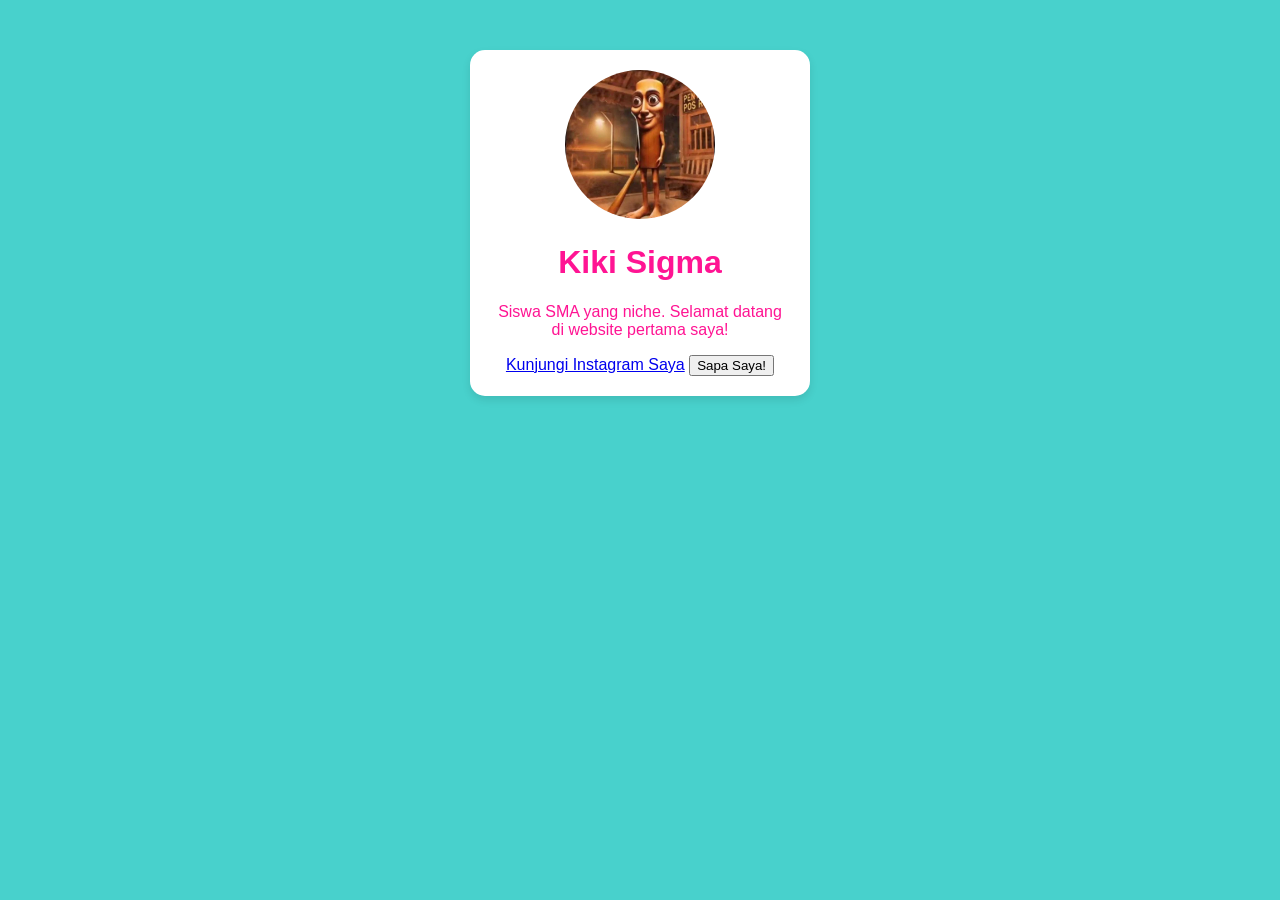
<file: index.html>
<!DOCTYPE html>
<html>
<head>
  <title>Profil Saya - Desyani</title>
  <link rel="stylesheet" href="style.css">
</head>
<body>
  <div class="kartu-profil">
  <img src="tungtungsahur.jpeg" alt="Foto profil saya."> 
  <h1>Kiki Sigma</h1>
  <p>Siswa SMA yang niche. Selamat datang di website pertama saya!</p>
  <a href="https://www.instagram.com/panchiko_deathmetal">Kunjungi Instagram Saya</a>
  <button id="SapaButton">Sapa Saya!</button>
  </div>
<script src="script.js"></script>
</body>
</html>
</file>
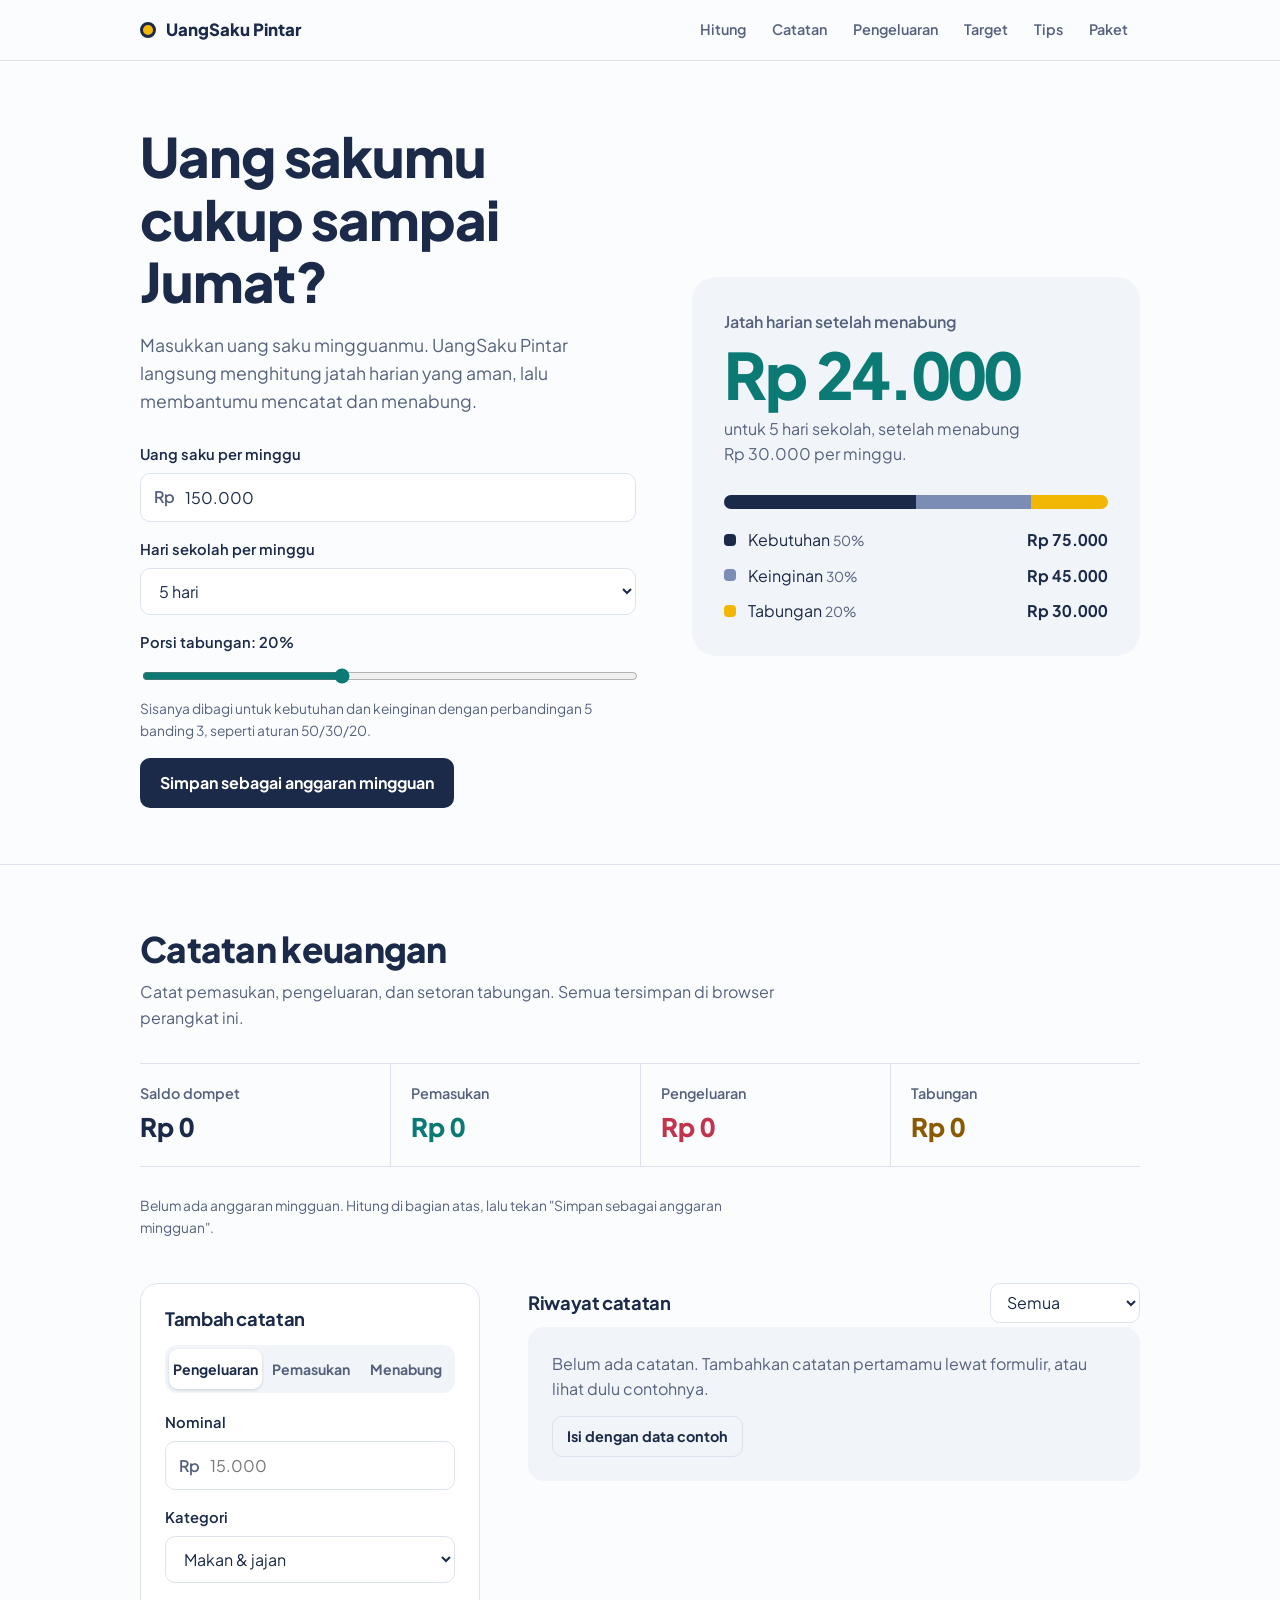
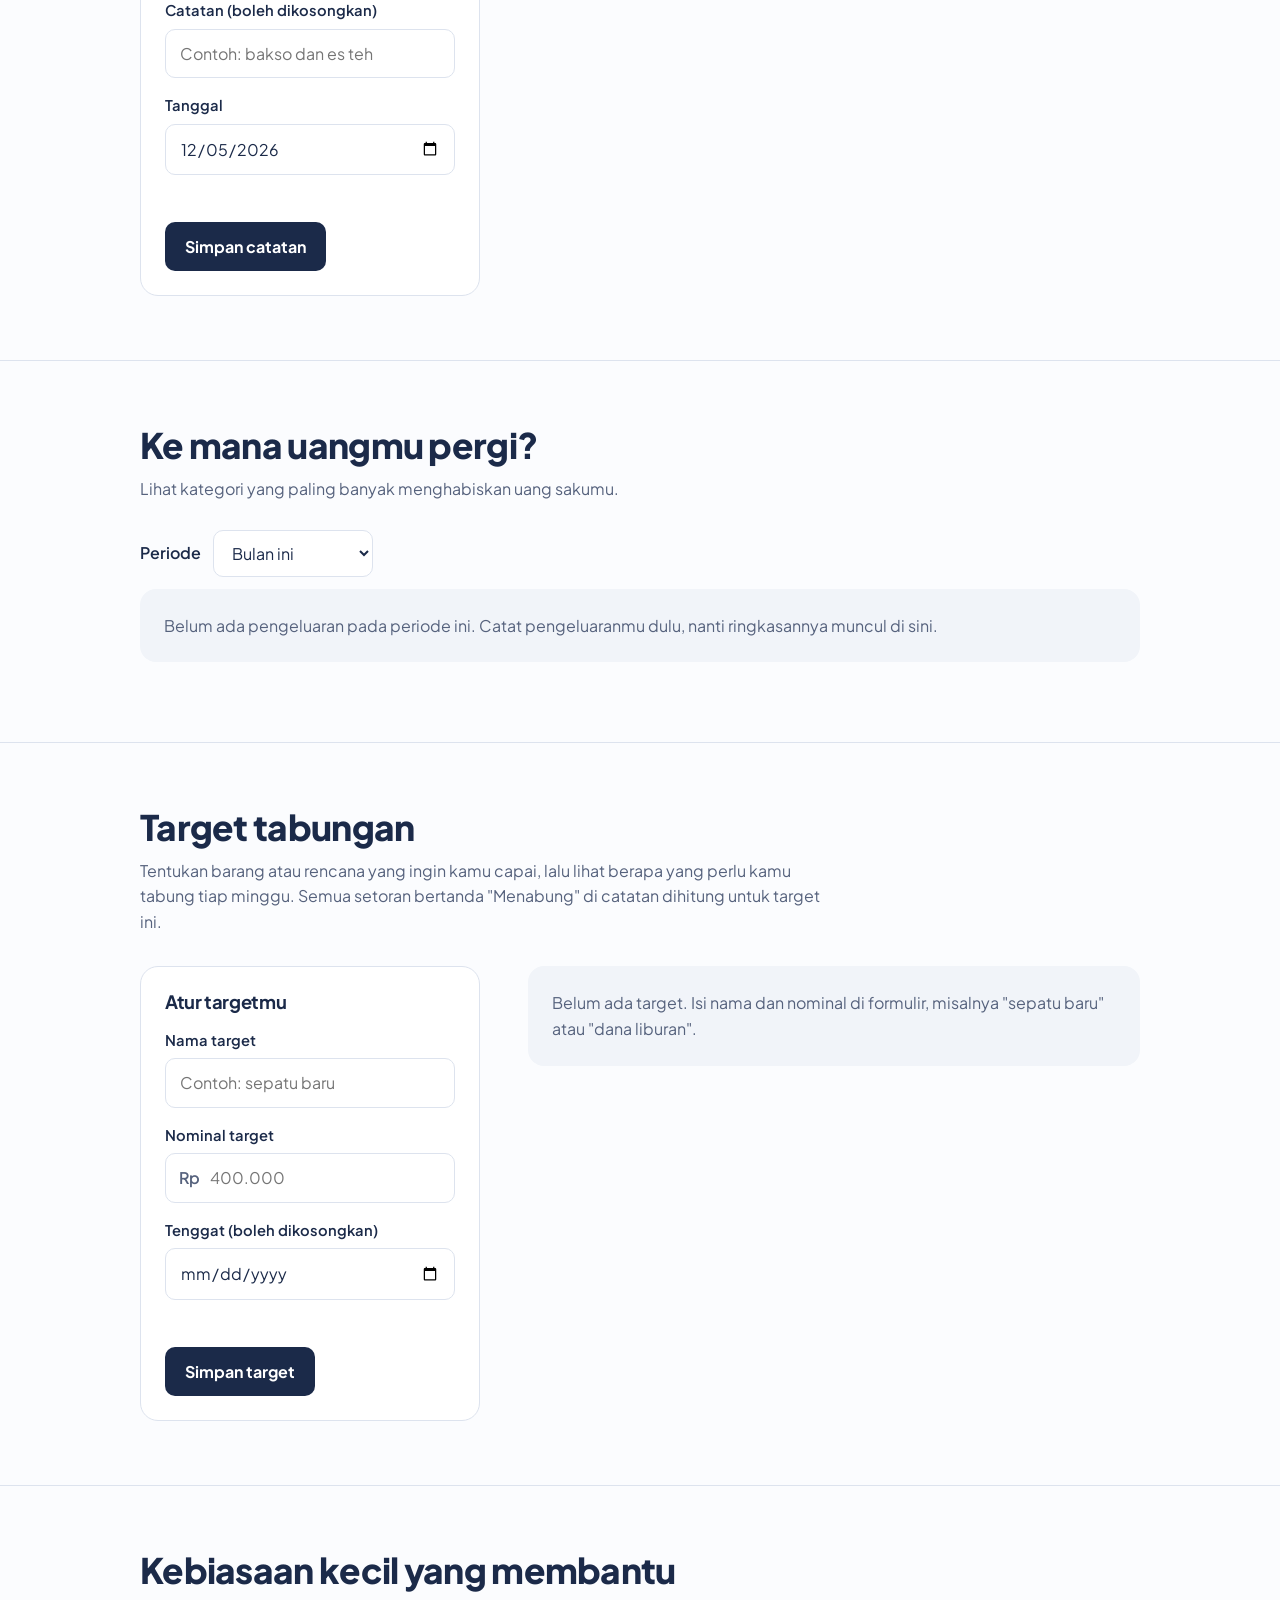
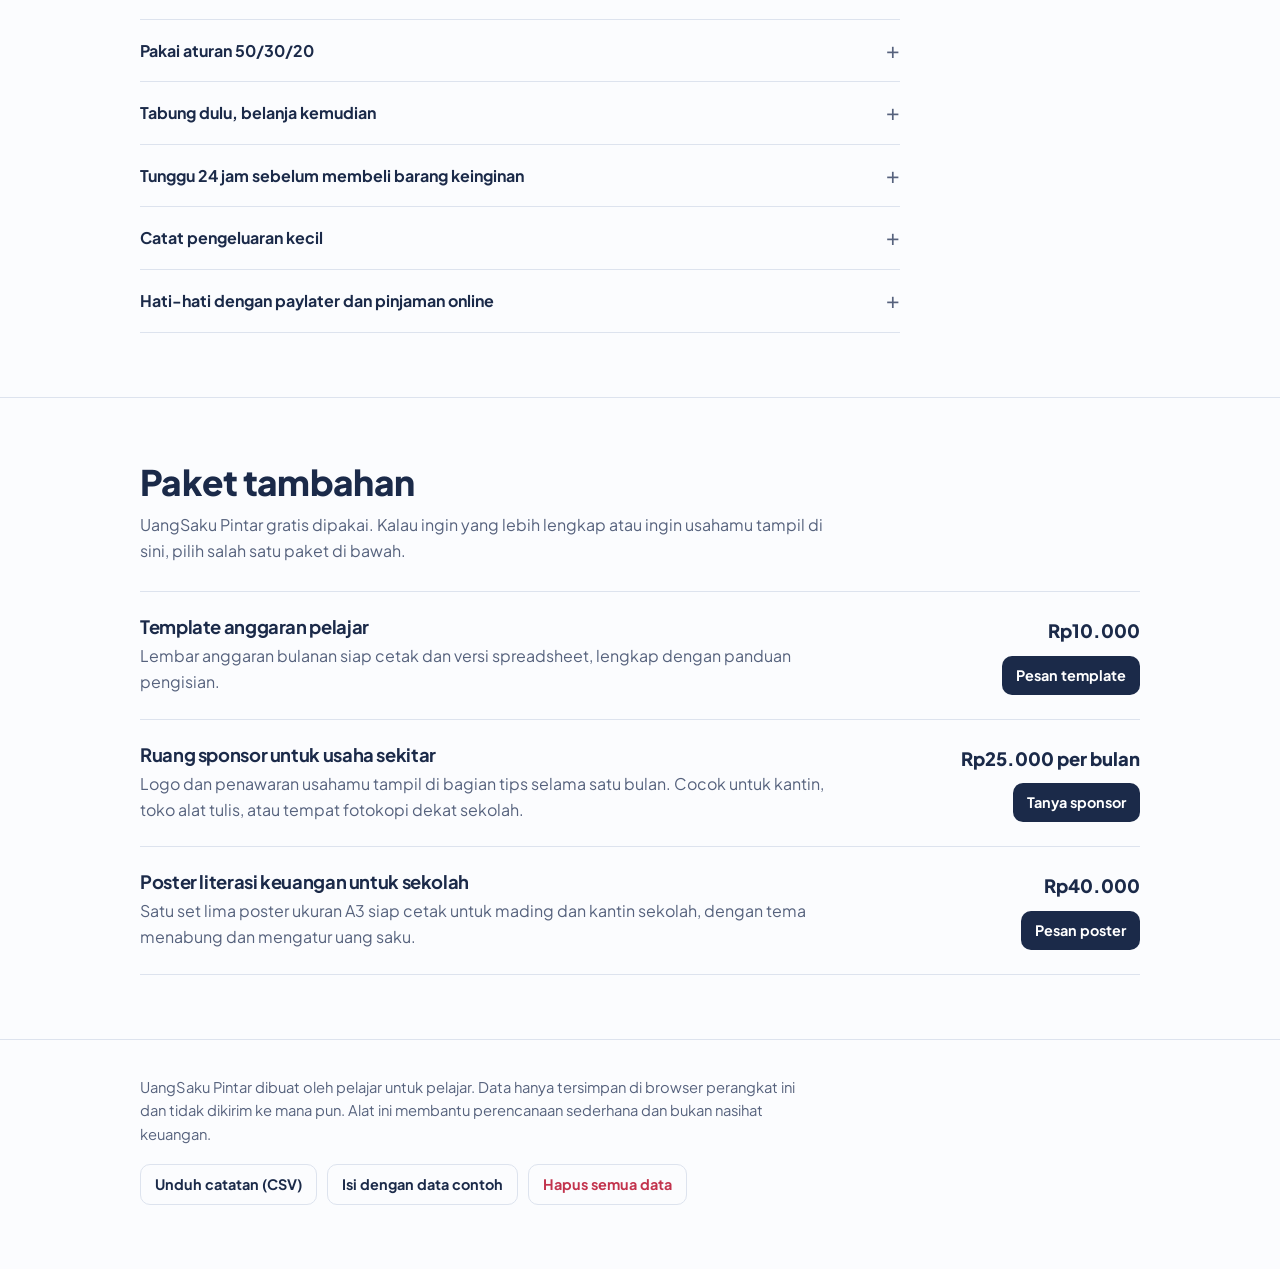
<file: uangsaku-pintar.html>
<!DOCTYPE html>
<html lang="id">
<head>
<meta charset="utf-8">
<meta name="viewport" content="width=device-width, initial-scale=1">
<meta name="theme-color" content="#1B2A49">
<title>UangSaku Pintar</title>
<meta name="description" content="Hitung jatah harian dari uang saku, catat pengeluaran, dan capai target tabunganmu.">
<link rel="preconnect" href="https://fonts.googleapis.com">
<link rel="preconnect" href="https://fonts.gstatic.com" crossorigin>
<link href="https://fonts.googleapis.com/css2?family=Plus+Jakarta+Sans:wght@400;500;600;700;800&display=swap" rel="stylesheet">

<!--
  ============================================================
  CARA MENGUBAH WEBSITE INI (untuk pemula)
  ============================================================
  1. Nomor WhatsApp pemesanan  -> cari "KONFIGURASI" di bagian <script>, isi whatsapp: '62812xxxxxxx'
  2. Nama, harga, dan deskripsi paket -> ubah daftar "offers" di bagian yang sama
  3. Warna                      -> ubah nilai di :root (bagian paling atas <style>)
  4. Teks judul dan tips        -> cari teksnya di bagian <body>, lalu ganti langsung
  Font Plus Jakarta Sans dimuat dari Google Fonts. Kalau offline, font bawaan perangkat dipakai.
  ============================================================
-->

<style>
  :root {
    --ink: #1B2A49;
    --muted: #56627D;
    --line: #DDE3EE;
    --mist: #F1F4F9;
    --page: #FBFCFE;
    --paper: #FFFFFF;
    --teal: #0B7A75;
    --gold: #F2B705;
    --gold-text: #8A5A00;
    --crimson: #C2334D;
    --crimson-soft: #FBE4E8;
    --slate: #7C8DB5;
    --font: "Plus Jakarta Sans", system-ui, -apple-system, "Segoe UI", Roboto, sans-serif;
  }

  *, *::before, *::after { box-sizing: border-box; }
  [hidden] { display: none !important; }

  html { scroll-behavior: smooth; scroll-padding-top: 76px; }
  body {
    margin: 0;
    background: var(--page);
    color: var(--ink);
    font-family: var(--font);
    font-size: 16px;
    line-height: 1.6;
    -webkit-font-smoothing: antialiased;
  }
  h1, h2, h3 { margin: 0; line-height: 1.15; letter-spacing: -0.02em; }
  p { margin: 0; }
  :focus-visible { outline: 3px solid var(--teal); outline-offset: 2px; border-radius: 6px; }

  .wrap { max-width: 1040px; margin: 0 auto; padding: 0 20px; }
  .sr-only {
    position: absolute; width: 1px; height: 1px; overflow: hidden;
    clip: rect(0 0 0 0); white-space: nowrap;
  }

  /* ---------- Bilah atas ---------- */
  .topbar {
    position: sticky; top: 0; z-index: 20;
    background: rgba(251, 252, 254, 0.94);
    backdrop-filter: blur(8px);
    border-bottom: 1px solid var(--line);
  }
  .topbar .wrap { display: flex; align-items: center; justify-content: space-between; gap: 16px; min-height: 60px; }
  .brand { display: flex; align-items: center; gap: 10px; font-weight: 800; font-size: 1.05rem; text-decoration: none; color: var(--ink); }
  .brand i { width: 16px; height: 16px; border-radius: 50%; background: var(--gold); border: 3px solid var(--ink); }
  .topbar nav { display: flex; gap: 2px; overflow-x: auto; }
  .topbar nav a {
    padding: 8px 12px; border-radius: 999px; text-decoration: none; white-space: nowrap;
    color: var(--muted); font-weight: 600; font-size: 0.9rem;
  }
  .topbar nav a:hover { background: var(--mist); color: var(--ink); }

  /* ---------- Komponen bersama ---------- */
  .field { display: flex; flex-direction: column; gap: 6px; margin-bottom: 16px; }
  .field > label, .field > .label { font-weight: 600; font-size: 0.92rem; }
  .hint { font-size: 0.86rem; color: var(--muted); }
  .input {
    font: inherit; color: inherit; background: var(--paper);
    border: 1.5px solid var(--line); border-radius: 10px;
    padding: 11px 14px; min-height: 46px; width: 100%;
  }
  .input:focus { border-color: var(--teal); }
  .money { position: relative; }
  .money > span {
    position: absolute; left: 14px; top: 50%; transform: translateY(-50%);
    color: var(--muted); font-weight: 600; pointer-events: none;
  }
  .input.pad-prefix { padding-left: 44px; }
  input[type="range"] { width: 100%; accent-color: var(--teal); min-height: 28px; }

  .btn {
    font: inherit; font-weight: 700; border: 0; border-radius: 10px;
    padding: 12px 20px; min-height: 46px; cursor: pointer;
    background: var(--ink); color: #fff;
  }
  .btn:hover { background: #26406F; }
  .btn.ghost { background: transparent; color: var(--ink); border: 1.5px solid var(--line); }
  .btn.ghost:hover { background: var(--mist); }
  .btn.danger { color: var(--crimson); }
  .btn.small { padding: 8px 14px; min-height: 38px; font-size: 0.9rem; }

  .num { font-variant-numeric: tabular-nums; }

  .bar { height: 12px; background: var(--mist); border-radius: 999px; overflow: hidden; margin: 10px 0 8px; }
  .bar > span { display: block; height: 100%; width: 0; background: var(--ink); border-radius: 999px; transition: width 0.4s; }
  .bar.warn > span { background: var(--gold); }
  .bar.over > span { background: var(--crimson); }
  .bar.gold > span { background: var(--gold); }

  .panel { background: var(--paper); border: 1.5px solid var(--line); border-radius: 18px; padding: 24px; }
  .panel h3 { font-size: 1.15rem; margin-bottom: 16px; }
  .empty { background: var(--mist); border-radius: 16px; padding: 24px; color: var(--muted); list-style: none; }
  .empty .btn { margin-top: 14px; }
  .form-msg { color: var(--crimson); font-weight: 600; font-size: 0.92rem; min-height: 1.4em; margin: 0 0 10px; }

  /* ---------- Hero ---------- */
  .hero { display: grid; grid-template-columns: 1.05fr 0.95fr; gap: 56px; align-items: center; padding-top: 64px; padding-bottom: 56px; }
  .hero h1 { font-size: clamp(2.1rem, 5.2vw, 3.4rem); font-weight: 800; }
  .hero .lead { color: var(--muted); font-size: 1.1rem; max-width: 44ch; margin: 18px 0 28px; }

  .result { background: var(--mist); border-radius: 24px; padding: 32px; }
  .result .kicker { color: var(--muted); font-weight: 600; }
  .big {
    font-size: clamp(2.6rem, 7vw, 4rem); font-weight: 800; color: var(--teal);
    letter-spacing: -0.03em; line-height: 1.05; margin: 6px 0 8px;
    font-variant-numeric: tabular-nums;
  }
  .result .note { color: var(--muted); }
  .stack { display: flex; height: 14px; border-radius: 999px; overflow: hidden; background: #DFE5F0; margin: 28px 0 18px; }
  .stack span { display: block; height: 100%; width: 0; transition: width 0.5s; }
  .c-need { background: var(--ink); }
  .c-want { background: var(--slate); }
  .c-save { background: var(--gold); }
  .legend { list-style: none; margin: 0; padding: 0; display: grid; gap: 10px; }
  .legend li { display: grid; grid-template-columns: 14px 1fr auto; gap: 10px; align-items: center; }
  .legend i { width: 12px; height: 12px; border-radius: 4px; display: block; }
  .legend small { color: var(--muted); font-size: 0.86rem; }
  .legend b { font-variant-numeric: tabular-nums; }

  /* ---------- Bagian ---------- */
  .section { padding: 64px 0; border-top: 1px solid var(--line); }
  .section h2 { font-size: clamp(1.6rem, 3.5vw, 2.2rem); font-weight: 800; }
  .section .lead { color: var(--muted); max-width: 58ch; margin-top: 10px; }

  .figures {
    display: grid; grid-template-columns: repeat(4, 1fr);
    margin: 32px 0 28px; border-top: 1px solid var(--line); border-bottom: 1px solid var(--line);
  }
  .figures > div { padding: 18px 20px; border-left: 1px solid var(--line); }
  .figures > div:first-child { border-left: 0; padding-left: 0; }
  .figures dt { color: var(--muted); font-size: 0.9rem; font-weight: 600; }
  .figures dd { margin: 2px 0 0; font-size: clamp(1.1rem, 2.4vw, 1.6rem); font-weight: 800; font-variant-numeric: tabular-nums; }
  .figures dd.neg { color: var(--crimson); }
  .figures dd.in { color: var(--teal); }
  .figures dd.out { color: var(--crimson); }
  .figures dd.save { color: var(--gold-text); }
  .balance-hint { margin: -12px 0 24px; }

  .budget { margin-bottom: 44px; max-width: 640px; }
  .budget-top { display: flex; justify-content: space-between; gap: 12px; flex-wrap: wrap; font-weight: 600; }
  .budget-top .num { color: var(--muted); font-weight: 500; }

  .split { display: grid; grid-template-columns: 340px 1fr; gap: 48px; align-items: start; }
  .seg { position: relative; display: grid; grid-template-columns: repeat(3, 1fr); gap: 4px; background: var(--mist); border-radius: 12px; padding: 4px; margin-bottom: 18px; }
  .seg input { position: absolute; opacity: 0; pointer-events: none; }
  .seg label { display: block; text-align: center; padding: 9px 4px; border-radius: 9px; font-weight: 700; font-size: 0.88rem; cursor: pointer; color: var(--muted); }
  .seg input:checked + label { background: var(--paper); color: var(--ink); box-shadow: 0 1px 3px rgba(27, 42, 73, 0.18); }
  .seg input:focus-visible + label { outline: 3px solid var(--teal); outline-offset: 2px; }

  .list-head { display: flex; justify-content: space-between; align-items: center; gap: 12px; margin-bottom: 4px; }
  .list-head h3 { font-size: 1.15rem; }
  .list-head .input { width: auto; min-width: 150px; min-height: 40px; padding: 7px 12px; }
  .tx-list { list-style: none; margin: 0; padding: 0; }
  .tx { display: grid; grid-template-columns: 1fr auto auto; gap: 12px; align-items: center; padding: 14px 0; border-bottom: 1px solid var(--line); }
  .tx-title { font-weight: 600; overflow-wrap: anywhere; }
  .tx-meta { color: var(--muted); font-size: 0.86rem; }
  .amt { font-weight: 800; white-space: nowrap; font-variant-numeric: tabular-nums; }
  .amt.masuk { color: var(--teal); }
  .amt.keluar { color: var(--crimson); }
  .amt.tabung { color: var(--gold-text); }
  .icon-btn { width: 36px; height: 36px; border: 0; border-radius: 50%; background: transparent; color: var(--muted); cursor: pointer; font-size: 1.3rem; line-height: 1; }
  .icon-btn:hover { background: var(--crimson-soft); color: var(--crimson); }
  #moreWrap { margin-top: 16px; }

  .period-row { display: flex; align-items: center; gap: 12px; margin: 28px 0 12px; flex-wrap: wrap; }
  .period-row label { font-weight: 600; }
  .period-row .input { width: auto; min-width: 160px; }
  .cat-row { display: grid; grid-template-columns: 160px 1fr 190px; gap: 14px; align-items: center; padding: 8px 0; max-width: 820px; }
  .cat-row .bar { margin: 0; }
  .cat-row .amt { text-align: right; font-weight: 700; }
  .cat-name { font-weight: 600; }
  .insight { margin-top: 16px; color: var(--muted); }

  .goal-name { font-size: 1.6rem; font-weight: 800; }
  .goal-saved { font-size: 2.1rem; font-weight: 800; color: var(--gold-text); font-variant-numeric: tabular-nums; margin-top: 12px; }
  .goal-saved small { font-size: 1rem; font-weight: 600; color: var(--muted); }
  .stats { display: grid; grid-template-columns: repeat(auto-fit, minmax(190px, 1fr)); gap: 20px; margin: 24px 0 0; padding: 0; }
  .stats dt { color: var(--muted); font-size: 0.9rem; font-weight: 600; }
  .stats dd { margin: 2px 0 0; font-weight: 700; }
  .goal-actions { display: flex; gap: 10px; flex-wrap: wrap; margin-top: 4px; }

  .tips { max-width: 760px; margin-top: 28px; border-top: 1px solid var(--line); }
  details { border-bottom: 1px solid var(--line); }
  summary { cursor: pointer; font-weight: 700; padding: 18px 0; list-style: none; display: flex; justify-content: space-between; gap: 16px; }
  summary::-webkit-details-marker { display: none; }
  summary::after { content: "+"; font-size: 1.4rem; font-weight: 400; color: var(--muted); line-height: 1; }
  details[open] summary::after { content: "\2212"; }
  details p { margin: 0 0 20px; color: var(--muted); max-width: 62ch; }

  .offers { margin-top: 28px; border-top: 1px solid var(--line); }
  .offer { display: grid; grid-template-columns: 1fr auto; gap: 8px 32px; padding: 24px 0; border-bottom: 1px solid var(--line); align-items: center; }
  .offer h3 { font-size: 1.15rem; }
  .offer p { margin-top: 6px; color: var(--muted); max-width: 58ch; }
  .offer-side { display: flex; flex-direction: column; gap: 10px; align-items: flex-end; }
  .price { font-weight: 800; font-size: 1.15rem; }

  footer { border-top: 1px solid var(--line); padding: 36px 0 64px; color: var(--muted); font-size: 0.92rem; }
  footer p { max-width: 62ch; }
  .tools { display: flex; gap: 10px; flex-wrap: wrap; margin-top: 18px; }

  .toast {
    position: fixed; left: 50%; bottom: 24px; z-index: 50;
    transform: translate(-50%, 16px); opacity: 0; visibility: hidden;
    background: var(--ink); color: #fff; padding: 12px 18px; border-radius: 12px;
    display: flex; gap: 16px; align-items: center; max-width: calc(100vw - 32px);
    transition: opacity 0.25s, transform 0.25s, visibility 0s 0.25s;
  }
  .toast.show { opacity: 1; visibility: visible; transform: translate(-50%, 0); transition-delay: 0s; }
  .toast button { background: none; border: 0; color: var(--gold); font: inherit; font-weight: 700; cursor: pointer; text-decoration: underline; padding: 0; }

  /* ---------- Responsif ---------- */
  @media (max-width: 900px) {
    .hero { grid-template-columns: 1fr; gap: 36px; padding-top: 40px; }
    .split { grid-template-columns: 1fr; gap: 36px; }
  }
  @media (max-width: 720px) {
    .topbar { position: static; }
    .topbar .wrap { flex-wrap: wrap; padding-top: 10px; padding-bottom: 6px; }
    .topbar nav { width: 100%; }
    html { scroll-padding-top: 12px; }
  }
  @media (max-width: 640px) {
    .figures { grid-template-columns: 1fr 1fr; }
    .figures > div:nth-child(odd) { border-left: 0; padding-left: 0; }
    .figures > div:nth-child(n + 3) { border-top: 1px solid var(--line); }
    .cat-row { grid-template-columns: 1fr auto; row-gap: 6px; }
    .cat-row .bar { grid-column: 1 / -1; grid-row: 2; }
    .offer { grid-template-columns: 1fr; }
    .offer-side { flex-direction: row; justify-content: space-between; align-items: center; }
    .result { padding: 24px; }
    .section { padding: 48px 0; }
  }
  @media (prefers-reduced-motion: reduce) {
    html { scroll-behavior: auto; }
    *, *::before, *::after { transition: none !important; animation: none !important; }
  }
</style>
</head>

<body>
<noscript>
  <p style="padding:16px;background:#FBE4E8;color:#7A1F31;text-align:center">Aktifkan JavaScript di browsermu agar UangSaku Pintar dapat berjalan.</p>
</noscript>

<header class="topbar">
  <div class="wrap">
    <a class="brand" href="#hitung"><i aria-hidden="true"></i>UangSaku Pintar</a>
    <nav aria-label="Navigasi utama">
      <a href="#hitung">Hitung</a>
      <a href="#catatan">Catatan</a>
      <a href="#pengeluaran">Pengeluaran</a>
      <a href="#target">Target</a>
      <a href="#tips">Tips</a>
      <a href="#paket">Paket</a>
    </nav>
  </div>
</header>

<main>
  <!-- ===== HITUNG ===== -->
  <section class="hero wrap" id="hitung">
    <div class="hero-copy">
      <h1>Uang sakumu cukup sampai Jumat?</h1>
      <p class="lead">Masukkan uang saku mingguanmu. UangSaku Pintar langsung menghitung jatah harian yang aman, lalu membantumu mencatat dan menabung.</p>

      <form id="heroForm" novalidate onsubmit="return false">
        <div class="field">
          <label for="weekly">Uang saku per minggu</label>
          <div class="money">
            <span aria-hidden="true">Rp</span>
            <input class="input pad-prefix" id="weekly" type="text" inputmode="numeric" autocomplete="off" value="150.000">
          </div>
        </div>
        <div class="field">
          <label for="days">Hari sekolah per minggu</label>
          <select class="input" id="days">
            <option value="1">1 hari</option>
            <option value="2">2 hari</option>
            <option value="3">3 hari</option>
            <option value="4">4 hari</option>
            <option value="5" selected>5 hari</option>
            <option value="6">6 hari</option>
            <option value="7">7 hari</option>
          </select>
        </div>
        <div class="field">
          <label for="savePct">Porsi tabungan: <output id="savePctOut" for="savePct">20%</output></label>
          <input id="savePct" type="range" min="0" max="50" step="5" value="20" aria-describedby="saveHint">
          <p class="hint" id="saveHint">Sisanya dibagi untuk kebutuhan dan keinginan dengan perbandingan 5 banding 3, seperti aturan 50/30/20.</p>
        </div>
        <button class="btn" type="button" id="saveBudget">Simpan sebagai anggaran mingguan</button>
      </form>
    </div>

    <div class="result">
      <p class="kicker">Jatah harian setelah menabung</p>
      <p class="big" id="daily">Rp&nbsp;0</p>
      <p class="note" id="dailyNote">Isi uang saku mingguan untuk melihat jatah harianmu.</p>

      <div class="stack" role="img" aria-label="Pembagian uang saku mingguan">
        <span class="c-need" id="segNeed"></span>
        <span class="c-want" id="segWant"></span>
        <span class="c-save" id="segSave"></span>
      </div>
      <ul class="legend">
        <li><i class="c-need"></i><span>Kebutuhan <small id="pctNeed"></small></span><b id="amtNeed"></b></li>
        <li><i class="c-want"></i><span>Keinginan <small id="pctWant"></small></span><b id="amtWant"></b></li>
        <li><i class="c-save"></i><span>Tabungan <small id="pctSave"></small></span><b id="amtSave"></b></li>
      </ul>
    </div>
  </section>

  <!-- ===== CATATAN ===== -->
  <section class="section" id="catatan">
    <div class="wrap">
      <h2>Catatan keuangan</h2>
      <p class="lead">Catat pemasukan, pengeluaran, dan setoran tabungan. Semua tersimpan di browser perangkat ini.</p>

      <dl class="figures">
        <div><dt>Saldo dompet</dt><dd id="fBalance">Rp&nbsp;0</dd></div>
        <div><dt>Pemasukan</dt><dd class="in" id="fIn">Rp&nbsp;0</dd></div>
        <div><dt>Pengeluaran</dt><dd class="out" id="fOut">Rp&nbsp;0</dd></div>
        <div><dt>Tabungan</dt><dd class="save" id="fSave">Rp&nbsp;0</dd></div>
      </dl>
      <p class="hint balance-hint" id="balanceHint" hidden>Saldo minus berarti ada pengeluaran yang belum punya pemasukan tercatat. Catat uang saku atau pemasukan awalmu agar saldo akurat.</p>

      <div class="budget" id="budget"></div>

      <div class="split">
        <form class="panel" id="txForm" novalidate>
          <h3>Tambah catatan</h3>
          <div class="seg" role="radiogroup" aria-label="Jenis catatan">
            <input type="radio" name="type" id="tKeluar" value="keluar" checked><label for="tKeluar">Pengeluaran</label>
            <input type="radio" name="type" id="tMasuk" value="masuk"><label for="tMasuk">Pemasukan</label>
            <input type="radio" name="type" id="tTabung" value="tabung"><label for="tTabung">Menabung</label>
          </div>
          <div class="field">
            <label for="amount">Nominal</label>
            <div class="money">
              <span aria-hidden="true">Rp</span>
              <input class="input pad-prefix" id="amount" type="text" inputmode="numeric" autocomplete="off" placeholder="15.000">
            </div>
          </div>
          <div class="field" id="catField">
            <label for="category">Kategori</label>
            <select class="input" id="category"></select>
          </div>
          <div class="field">
            <label for="note">Catatan (boleh dikosongkan)</label>
            <input class="input" id="note" type="text" maxlength="60" autocomplete="off" placeholder="Contoh: bakso dan es teh">
          </div>
          <div class="field">
            <label for="date">Tanggal</label>
            <input class="input" id="date" type="date">
          </div>
          <p class="form-msg" id="formMsg" role="alert"></p>
          <button class="btn" type="submit">Simpan catatan</button>
        </form>

        <div>
          <div class="list-head">
            <h3>Riwayat catatan</h3>
            <label class="sr-only" for="filter">Tampilkan jenis catatan</label>
            <select class="input" id="filter">
              <option value="semua">Semua</option>
              <option value="masuk">Pemasukan</option>
              <option value="keluar">Pengeluaran</option>
              <option value="tabung">Menabung</option>
            </select>
          </div>
          <ul class="tx-list" id="txList"></ul>
          <div id="moreWrap"></div>
        </div>
      </div>
    </div>
  </section>

  <!-- ===== PENGELUARAN ===== -->
  <section class="section" id="pengeluaran">
    <div class="wrap">
      <h2>Ke mana uangmu pergi?</h2>
      <p class="lead">Lihat kategori yang paling banyak menghabiskan uang sakumu.</p>
      <div class="period-row">
        <label for="period">Periode</label>
        <select class="input" id="period">
          <option value="minggu">Minggu ini</option>
          <option value="bulan" selected>Bulan ini</option>
          <option value="semua">Semua waktu</option>
        </select>
      </div>
      <div id="breakdown"></div>
      <p class="insight" id="breakdownNote"></p>
    </div>
  </section>

  <!-- ===== TARGET ===== -->
  <section class="section" id="target">
    <div class="wrap">
      <h2>Target tabungan</h2>
      <p class="lead">Tentukan barang atau rencana yang ingin kamu capai, lalu lihat berapa yang perlu kamu tabung tiap minggu. Semua setoran bertanda "Menabung" di catatan dihitung untuk target ini.</p>
      <div class="split" style="margin-top:32px">
        <form class="panel" id="goalForm" novalidate>
          <h3>Atur targetmu</h3>
          <div class="field">
            <label for="goalName">Nama target</label>
            <input class="input" id="goalName" type="text" maxlength="40" autocomplete="off" placeholder="Contoh: sepatu baru">
          </div>
          <div class="field">
            <label for="goalAmount">Nominal target</label>
            <div class="money">
              <span aria-hidden="true">Rp</span>
              <input class="input pad-prefix" id="goalAmount" type="text" inputmode="numeric" autocomplete="off" placeholder="400.000">
            </div>
          </div>
          <div class="field">
            <label for="goalDeadline">Tenggat (boleh dikosongkan)</label>
            <input class="input" id="goalDeadline" type="date">
          </div>
          <p class="form-msg" id="goalMsg" role="alert"></p>
          <div class="goal-actions">
            <button class="btn" type="submit">Simpan target</button>
            <button class="btn ghost danger" type="button" id="goalDelete" hidden>Hapus target</button>
          </div>
        </form>
        <div id="goalView"></div>
      </div>
    </div>
  </section>

  <!-- ===== TIPS ===== -->
  <section class="section" id="tips">
    <div class="wrap">
      <h2>Kebiasaan kecil yang membantu</h2>
      <div class="tips">
        <details>
          <summary>Pakai aturan 50/30/20</summary>
          <p>Bagi uang saku menjadi 50% untuk kebutuhan seperti makan dan transport, 30% untuk keinginan seperti hiburan, dan 20% untuk tabungan. Sesuaikan angkanya dengan kondisimu.</p>
        </details>
        <details>
          <summary>Tabung dulu, belanja kemudian</summary>
          <p>Sisihkan tabungan begitu uang saku diterima, bukan menunggu sisa di akhir minggu. Uang sisa sering habis sebelum sempat ditabung.</p>
        </details>
        <details>
          <summary>Tunggu 24 jam sebelum membeli barang keinginan</summary>
          <p>Kalau besok kamu masih menginginkannya, kemungkinan besar kamu memang butuh. Banyak keinginan sesaat hilang dalam sehari.</p>
        </details>
        <details>
          <summary>Catat pengeluaran kecil</summary>
          <p>Jajan Rp5.000 tiap hari sekolah berarti sekitar Rp100.000 per bulan. Dengan mencatatnya, jumlah itu jadi terlihat dan bisa kamu atur.</p>
        </details>
        <details>
          <summary>Hati-hati dengan paylater dan pinjaman online</summary>
          <p>Cicilan membuat barang terasa murah di awal, tetapi menambah beban di bulan berikutnya. Untuk pelajar, lebih aman menabung dulu atau berdiskusi dengan orang tua.</p>
        </details>
      </div>
    </div>
  </section>

  <!-- ===== PAKET ===== -->
  <section class="section" id="paket">
    <div class="wrap">
      <h2>Paket tambahan</h2>
      <p class="lead">UangSaku Pintar gratis dipakai. Kalau ingin yang lebih lengkap atau ingin usahamu tampil di sini, pilih salah satu paket di bawah.</p>
      <div class="offers" id="offers"></div>
    </div>
  </section>
</main>

<footer>
  <div class="wrap">
    <p>UangSaku Pintar dibuat oleh pelajar untuk pelajar. Data hanya tersimpan di browser perangkat ini dan tidak dikirim ke mana pun. Alat ini membantu perencanaan sederhana dan bukan nasihat keuangan.</p>
    <div class="tools">
      <button class="btn ghost small" type="button" id="btnExport">Unduh catatan (CSV)</button>
      <button class="btn ghost small" type="button" id="btnSample">Isi dengan data contoh</button>
      <button class="btn ghost small danger" type="button" id="btnReset">Hapus semua data</button>
    </div>
  </div>
</footer>

<div class="toast" id="toast" role="status" aria-live="polite" aria-atomic="true"></div>

<script>
(function () {
  'use strict';

  /* ============================================================
     KONFIGURASI: bagian yang boleh kamu ubah
     ============================================================ */
  var CONFIG = {
    // Isi dengan nomor WhatsApp-mu. Format: kode negara 62, tanpa tanda +, tanpa angka 0 di depan.
    // Contoh: '6281234567890'
    whatsapp: '',

    // Daftar paket. Harga di bawah hanya contoh awal: sesuaikan setelah bertanya ke calon pelanggan.
    offers: [
      {
        title: 'Template anggaran pelajar',
        desc: 'Lembar anggaran bulanan siap cetak dan versi spreadsheet, lengkap dengan panduan pengisian.',
        price: 'Rp10.000',
        cta: 'Pesan template',
        message: 'Halo, saya ingin memesan Template anggaran pelajar.'
      },
      {
        title: 'Ruang sponsor untuk usaha sekitar',
        desc: 'Logo dan penawaran usahamu tampil di bagian tips selama satu bulan. Cocok untuk kantin, toko alat tulis, atau tempat fotokopi dekat sekolah.',
        price: 'Rp25.000 per bulan',
        cta: 'Tanya sponsor',
        message: 'Halo, saya tertarik memasang Ruang sponsor di UangSaku Pintar.'
      },
      {
        title: 'Poster literasi keuangan untuk sekolah',
        desc: 'Satu set lima poster ukuran A3 siap cetak untuk mading dan kantin sekolah, dengan tema menabung dan mengatur uang saku.',
        price: 'Rp40.000',
        cta: 'Pesan poster',
        message: 'Halo, saya ingin memesan Poster literasi keuangan untuk sekolah.'
      }
    ]
  };
  /* ============================================================ */

  var STORE_KEY = 'uangsaku-pintar-v1';
  var CATEGORIES = {
    keluar: ['Makan & jajan', 'Transport', 'Sekolah', 'Pulsa & kuota', 'Hiburan', 'Lainnya'],
    masuk: ['Uang saku', 'Hasil usaha', 'Hadiah', 'Lainnya'],
    tabung: ['Tabungan']
  };
  var TYPE_LABEL = { keluar: 'Pengeluaran', masuk: 'Pemasukan', tabung: 'Menabung' };
  var ISO_RE = /^\d{4}-\d{2}-\d{2}$/;

  /* ---------- Fungsi bantu umum ---------- */
  var nf = new Intl.NumberFormat('id-ID');
  function rupiah(n) { return (n < 0 ? '-' : '') + 'Rp\u00A0' + nf.format(Math.abs(Math.round(n))); }
  function pad(n) { return String(n).padStart(2, '0'); }
  function toISO(d) { return d.getFullYear() + '-' + pad(d.getMonth() + 1) + '-' + pad(d.getDate()); }
  function fromISO(s) { var p = s.split('-').map(Number); return new Date(p[0], p[1] - 1, p[2]); }
  function today() { return toISO(new Date()); }
  function addDays(d, n) { return new Date(d.getFullYear(), d.getMonth(), d.getDate() + n); }
  function daysBetween(a, b) { return Math.round((fromISO(b) - fromISO(a)) / 86400000); }
  function monday(d) { return addDays(d, -((d.getDay() + 6) % 7)); }
  function fmtDay(s) { return fromISO(s).toLocaleDateString('id-ID', { day: 'numeric', month: 'short', year: 'numeric' }); }
  function uid() { return Date.now() * 1000 + Math.floor(Math.random() * 1000); }
  function clamp(n, a, b) { return Math.min(b, Math.max(a, n)); }
  function weekRange() { var m = monday(new Date()); return [toISO(m), toISO(addDays(m, 6))]; }

  // Membuat elemen HTML dengan aman (teks dipasang sebagai teks, bukan HTML).
  function el(tag, props) {
    var n = document.createElement(tag);
    Object.keys(props || {}).forEach(function (k) {
      var v = props[k];
      if (k === 'class') n.className = v;
      else if (k === 'text') n.textContent = v;
      else if (k.indexOf('on') === 0) n.addEventListener(k.slice(2), v);
      else n.setAttribute(k, v);
    });
    for (var i = 2; i < arguments.length; i++) {
      if (arguments[i] != null) n.append(arguments[i]);
    }
    return n;
  }

  /* ---------- Data dan penyimpanan ---------- */
  function defaultState() {
    return { tx: [], goal: null, settings: { weekly: 0, days: 5, savePct: 20 } };
  }

  function sanitize(p) {
    var base = defaultState();
    if (!p || typeof p !== 'object') return base;
    if (Array.isArray(p.tx)) {
      base.tx = p.tx.filter(function (t) {
        return t && TYPE_LABEL[t.type] && Number.isFinite(t.amount) && t.amount > 0 && ISO_RE.test(t.date || '');
      }).map(function (t) {
        return {
          id: Number(t.id) || uid(), type: t.type, amount: Math.round(t.amount),
          category: String(t.category || '').slice(0, 40), note: String(t.note || '').slice(0, 60), date: t.date
        };
      });
    }
    if (p.goal && p.goal.name && Number(p.goal.amount) > 0) {
      base.goal = {
        name: String(p.goal.name).slice(0, 40),
        amount: Math.round(Number(p.goal.amount)),
        deadline: ISO_RE.test(p.goal.deadline || '') ? p.goal.deadline : ''
      };
    }
    if (p.settings && typeof p.settings === 'object') {
      base.settings = {
        weekly: Math.max(0, Math.round(Number(p.settings.weekly) || 0)),
        days: clamp(parseInt(p.settings.days, 10) || 5, 1, 7),
        savePct: clamp(Number(p.settings.savePct) || 0, 0, 50)
      };
    }
    return base;
  }

  function load() {
    try {
      var raw = localStorage.getItem(STORE_KEY);
      return raw ? sanitize(JSON.parse(raw)) : defaultState();
    } catch (e) { return defaultState(); }
  }

  function save() {
    try { localStorage.setItem(STORE_KEY, JSON.stringify(state)); } catch (e) { /* mode privat: data hanya di memori */ }
  }

  var state = load();

  /* ---------- Referensi elemen ---------- */
  var els = {};
  ['weekly', 'days', 'savePct', 'savePctOut', 'saveBudget', 'daily', 'dailyNote',
   'segNeed', 'segWant', 'segSave', 'pctNeed', 'pctWant', 'pctSave', 'amtNeed', 'amtWant', 'amtSave',
   'fBalance', 'fIn', 'fOut', 'fSave', 'balanceHint', 'budget', 'txForm', 'amount', 'catField', 'category',
   'note', 'date', 'formMsg', 'filter', 'txList', 'moreWrap', 'period', 'breakdown', 'breakdownNote',
   'goalForm', 'goalName', 'goalAmount', 'goalDeadline', 'goalMsg', 'goalDelete', 'goalView',
   'offers', 'btnExport', 'btnSample', 'btnReset', 'toast'
  ].forEach(function (id) { els[id] = document.getElementById(id); });

  /* ---------- Input nominal rupiah ---------- */
  function digitsOf(s) { return (s || '').replace(/\D/g, ''); }
  function amountOf(input) { return parseInt(digitsOf(input.value), 10) || 0; }
  function bindMoney(input, onChange) {
    input.addEventListener('input', function () {
      var d = digitsOf(input.value).slice(0, 10);
      var formatted = d ? nf.format(parseInt(d, 10)) : '';
      if (input.value !== formatted) input.value = formatted;
      if (onChange) onChange();
    });
  }

  /* ---------- Notifikasi kecil ---------- */
  var toastTimer;
  function toast(msg, actionLabel, action) {
    var t = els.toast;
    t.replaceChildren(el('span', { text: msg }));
    if (actionLabel) {
      t.append(el('button', {
        type: 'button', text: actionLabel,
        onclick: function () { clearTimeout(toastTimer); t.classList.remove('show'); action(); }
      }));
    }
    t.classList.add('show');
    clearTimeout(toastTimer);
    toastTimer = setTimeout(function () { t.classList.remove('show'); }, actionLabel ? 6000 : 3500);
  }

  /* ---------- Perhitungan ---------- */
  function totals() {
    var r = { masuk: 0, keluar: 0, tabung: 0, balance: 0 };
    state.tx.forEach(function (t) { r[t.type] += t.amount; });
    r.balance = r.masuk - r.keluar - r.tabung;
    return r;
  }

  function makeBar(pct, cls, label) {
    return el('div', {
      class: 'bar ' + (cls || ''), role: 'progressbar', 'aria-label': label,
      'aria-valuemin': '0', 'aria-valuemax': '100', 'aria-valuenow': String(Math.round(pct))
    }, el('span', { style: 'width:' + pct + '%' }));
  }

  /* ---------- Tampilan: Hitung (hero) ---------- */
  function renderHero() {
    var weekly = amountOf(els.weekly);
    var days = clamp(parseInt(els.days.value, 10) || 5, 1, 7);
    var pct = Number(els.savePct.value) || 0;
    els.savePctOut.textContent = pct + '%';

    var saveAmt = Math.round(weekly * pct / 100);
    var rest = weekly - saveAmt;
    var needAmt = Math.round(rest * 5 / 8);
    var wantAmt = rest - needAmt;
    var daily = Math.floor(rest / days / 100) * 100;
    var needPct = Math.round((100 - pct) * 5 / 8);
    var wantPct = 100 - pct - needPct;

    els.daily.textContent = rupiah(daily);
    els.dailyNote.textContent = weekly > 0
      ? 'untuk ' + days + ' hari sekolah, setelah menabung ' + rupiah(saveAmt) + ' per minggu.'
      : 'Isi uang saku mingguan untuk melihat jatah harianmu.';

    els.segNeed.style.width = (weekly > 0 ? needPct : 0) + '%';
    els.segWant.style.width = (weekly > 0 ? wantPct : 0) + '%';
    els.segSave.style.width = (weekly > 0 ? pct : 0) + '%';
    els.pctNeed.textContent = needPct + '%';
    els.pctWant.textContent = wantPct + '%';
    els.pctSave.textContent = pct + '%';
    els.amtNeed.textContent = rupiah(needAmt);
    els.amtWant.textContent = rupiah(wantAmt);
    els.amtSave.textContent = rupiah(saveAmt);
  }

  /* ---------- Tampilan: Catatan ---------- */
  function renderFigures() {
    var t = totals();
    els.fBalance.textContent = rupiah(t.balance);
    els.fBalance.classList.toggle('neg', t.balance < 0);
    els.fIn.textContent = rupiah(t.masuk);
    els.fOut.textContent = rupiah(t.keluar);
    els.fSave.textContent = rupiah(t.tabung);
    els.balanceHint.hidden = t.balance >= 0;
  }

  function renderBudget() {
    var s = state.settings;
    els.budget.replaceChildren();
    if (!s.weekly) {
      els.budget.append(el('p', { class: 'hint', text: 'Belum ada anggaran mingguan. Hitung di bagian atas, lalu tekan "Simpan sebagai anggaran mingguan".' }));
      return;
    }
    var budget = s.weekly - Math.round(s.weekly * s.savePct / 100);
    var range = weekRange();
    var spent = state.tx.filter(function (t) {
      return t.type === 'keluar' && t.date >= range[0] && t.date <= range[1];
    }).reduce(function (n, t) { return n + t.amount; }, 0);

    var ratio = budget > 0 ? spent / budget : (spent > 0 ? 2 : 0);
    var cls = ratio > 1 ? 'over' : ratio >= 0.8 ? 'warn' : '';
    var status = ratio > 1
      ? 'Pengeluaran melewati anggaran sebesar ' + rupiah(spent - budget) + '. Coba tahan pengeluaran sampai Minggu.'
      : 'Sisa jatah ' + rupiah(budget - spent) + ' sampai Minggu.';

    els.budget.append(
      el('div', { class: 'budget-top' },
        el('span', { text: 'Pengeluaran minggu ini' }),
        el('span', { class: 'num', text: rupiah(spent) + ' dari ' + rupiah(budget) })),
      makeBar(clamp(ratio * 100, 0, 100), cls, 'Pengeluaran minggu ini dibanding anggaran'),
      el('p', { class: 'hint', text: status })
    );
  }

  var visible = 20;
  function renderList() {
    var f = els.filter.value;
    var items = state.tx.filter(function (t) { return f === 'semua' || t.type === f; })
      .sort(function (a, b) { return b.date.localeCompare(a.date) || b.id - a.id; });
    els.txList.replaceChildren();
    els.moreWrap.replaceChildren();

    if (!items.length) {
      var box = el('li', { class: 'empty' }, el('p', {
        text: state.tx.length
          ? 'Tidak ada catatan untuk pilihan ini.'
          : 'Belum ada catatan. Tambahkan catatan pertamamu lewat formulir, atau lihat dulu contohnya.'
      }));
      if (!state.tx.length) box.append(el('button', { class: 'btn small ghost', type: 'button', text: 'Isi dengan data contoh', onclick: loadSample }));
      els.txList.append(box);
      return;
    }

    items.slice(0, visible).forEach(function (t) {
      var title = t.note || (t.type === 'tabung' ? 'Tabungan' : t.category) || TYPE_LABEL[t.type];
      var sign = t.type === 'masuk' ? '+' : t.type === 'keluar' ? '\u2212' : '';
      els.txList.append(el('li', { class: 'tx' },
        el('div', null,
          el('div', { class: 'tx-title', text: title }),
          el('div', { class: 'tx-meta', text: fmtDay(t.date) + ', ' + (t.type === 'tabung' ? 'Menabung' : t.category) })),
        el('span', { class: 'amt ' + t.type, text: sign + rupiah(t.amount) }),
        el('button', {
          class: 'icon-btn', type: 'button', text: '\u00D7',
          'aria-label': 'Hapus catatan: ' + title,
          onclick: function () { removeTx(t.id); }
        })));
    });

    if (items.length > visible) {
      els.moreWrap.append(el('button', {
        class: 'btn ghost small', type: 'button',
        text: 'Tampilkan lebih banyak (' + (items.length - visible) + ' lagi)',
        onclick: function () { visible += 20; renderList(); }
      }));
    }
  }

  function removeTx(id) {
    var i = state.tx.findIndex(function (t) { return t.id === id; });
    if (i < 0) return;
    var removed = state.tx.splice(i, 1)[0];
    save();
    renderAll();
    toast('Catatan dihapus.', 'Batalkan', function () { state.tx.push(removed); save(); renderAll(); });
  }

  /* ---------- Tampilan: Pengeluaran per kategori ---------- */
  function renderBreakdown() {
    var period = els.period.value;
    var wk = weekRange();
    var ym = today().slice(0, 7);
    var rows = state.tx.filter(function (t) {
      if (t.type !== 'keluar') return false;
      if (period === 'minggu') return t.date >= wk[0] && t.date <= wk[1];
      if (period === 'bulan') return t.date.indexOf(ym) === 0;
      return true;
    });
    var sums = {};
    rows.forEach(function (t) { var k = t.category || 'Lainnya'; sums[k] = (sums[k] || 0) + t.amount; });
    var entries = Object.keys(sums).map(function (k) { return [k, sums[k]]; }).sort(function (a, b) { return b[1] - a[1]; });
    var total = entries.reduce(function (n, e) { return n + e[1]; }, 0);

    els.breakdown.replaceChildren();
    if (!total) {
      els.breakdown.append(el('div', { class: 'empty' }, el('p', { text: 'Belum ada pengeluaran pada periode ini. Catat pengeluaranmu dulu, nanti ringkasannya muncul di sini.' })));
      els.breakdownNote.textContent = '';
      return;
    }
    entries.forEach(function (e) {
      var pct = e[1] / total * 100;
      els.breakdown.append(el('div', { class: 'cat-row' },
        el('span', { class: 'cat-name', text: e[0] }),
        el('div', { class: 'bar', role: 'img', 'aria-label': e[0] + ' ' + Math.round(pct) + ' persen' },
          el('span', { style: 'width:' + pct + '%' })),
        el('span', { class: 'amt', text: rupiah(e[1]) + ' (' + Math.round(pct) + '%)' })));
    });
    els.breakdownNote.textContent = 'Terbesar: ' + entries[0][0] + ', ' + Math.round(entries[0][1] / total * 100) +
      '% dari total pengeluaran ' + rupiah(total) + '.';
  }

  /* ---------- Tampilan: Target tabungan ---------- */
  function renderGoal() {
    var g = state.goal;
    els.goalView.replaceChildren();
    els.goalDelete.hidden = !g;
    if (!g) {
      els.goalView.append(el('div', { class: 'empty' },
        el('p', { text: 'Belum ada target. Isi nama dan nominal di formulir, misalnya "sepatu baru" atau "dana liburan".' })));
      return;
    }

    var saved = totals().tabung;
    var pct = clamp(saved / g.amount * 100, 0, 100);
    var remaining = Math.max(0, g.amount - saved);
    var stats = el('dl', { class: 'stats' });
    function stat(label, value) { stats.append(el('div', null, el('dt', { text: label }), el('dd', { text: value }))); }

    if (remaining === 0) {
      stat('Status', 'Target tercapai. Selamat!');
    } else {
      stat('Masih kurang', rupiah(remaining));
      if (g.deadline) {
        var daysLeft = daysBetween(today(), g.deadline);
        if (daysLeft >= 0) {
          var weeks = Math.max(1, Math.ceil(daysLeft / 7));
          stat('Perlu ditabung per minggu', rupiah(Math.ceil(remaining / weeks / 500) * 500));
          stat('Tenggat', fmtDay(g.deadline));
        } else {
          stat('Tenggat', 'Sudah lewat. Atur tenggat baru.');
        }
      }
      var savings = state.tx.filter(function (t) { return t.type === 'tabung'; });
      if (savings.length) {
        var first = savings.map(function (t) { return t.date; }).sort()[0];
        var weeksActive = Math.max(1, daysBetween(first, today()) / 7);
        var perWeek = saved / weeksActive;
        var eta = addDays(new Date(), Math.ceil(remaining / perWeek * 7));
        stat('Perkiraan tercapai', eta.toLocaleDateString('id-ID', { month: 'long', year: 'numeric' }) + ', jika kecepatan menabungmu tetap');
      } else {
        stat('Perkiraan tercapai', 'Catat setoran tabungan pertamamu dulu');
      }
    }

    els.goalView.append(
      el('h3', { class: 'goal-name', text: g.name }),
      el('p', { class: 'goal-saved' }, rupiah(saved) + ' ', el('small', { text: 'dari ' + rupiah(g.amount) + ' (' + Math.round(pct) + '%)' })),
      makeBar(pct, 'gold', 'Progres target ' + g.name),
      stats
    );
  }

  function renderAll() {
    renderFigures();
    renderBudget();
    renderList();
    renderBreakdown();
    renderGoal();
  }

  /* ---------- Formulir catatan ---------- */
  function currentType() { return document.querySelector('input[name="type"]:checked').value; }

  function fillCategories() {
    var type = currentType();
    els.category.replaceChildren.apply(els.category, CATEGORIES[type].map(function (c) { return el('option', { value: c, text: c }); }));
    els.catField.hidden = type === 'tabung';
  }

  document.querySelectorAll('input[name="type"]').forEach(function (r) { r.addEventListener('change', fillCategories); });

  els.txForm.addEventListener('submit', function (e) {
    e.preventDefault();
    var type = currentType();
    var amount = amountOf(els.amount);
    var date = els.date.value || today();
    els.formMsg.textContent = '';
    if (amount <= 0) { els.formMsg.textContent = 'Isi nominal lebih dari Rp 0.'; els.amount.focus(); return; }
    if (date > today()) { els.formMsg.textContent = 'Tanggal tidak boleh di masa depan. Pilih hari ini atau sebelumnya.'; els.date.focus(); return; }
    state.tx.push({
      id: uid(), type: type, amount: amount, date: date,
      category: type === 'tabung' ? 'Tabungan' : els.category.value,
      note: els.note.value.trim().slice(0, 60)
    });
    save();
    els.amount.value = '';
    els.note.value = '';
    renderAll();
    toast('Catatan disimpan.');
    els.amount.focus();
  });

  els.filter.addEventListener('change', function () { visible = 20; renderList(); });
  els.period.addEventListener('change', renderBreakdown);

  /* ---------- Formulir target ---------- */
  els.goalForm.addEventListener('submit', function (e) {
    e.preventDefault();
    var name = els.goalName.value.trim();
    var amount = amountOf(els.goalAmount);
    var deadline = els.goalDeadline.value;
    els.goalMsg.textContent = '';
    if (!name) { els.goalMsg.textContent = 'Isi nama target, misalnya "sepatu baru".'; els.goalName.focus(); return; }
    if (amount <= 0) { els.goalMsg.textContent = 'Isi nominal target lebih dari Rp 0.'; els.goalAmount.focus(); return; }
    if (deadline && deadline < today()) { els.goalMsg.textContent = 'Tenggat harus hari ini atau setelahnya.'; els.goalDeadline.focus(); return; }
    state.goal = { name: name, amount: amount, deadline: deadline || '' };
    save();
    renderGoal();
    toast('Target disimpan.');
  });

  els.goalDelete.addEventListener('click', function () {
    var old = state.goal;
    state.goal = null;
    save();
    syncInputs();
    renderGoal();
    toast('Target dihapus.', 'Batalkan', function () { state.goal = old; save(); syncInputs(); renderGoal(); });
  });

  /* ---------- Anggaran mingguan ---------- */
  els.saveBudget.addEventListener('click', function () {
    var weekly = amountOf(els.weekly);
    if (!weekly) { toast('Isi uang saku mingguan dulu, lalu simpan sebagai anggaran.'); els.weekly.focus(); return; }
    state.settings = {
      weekly: weekly,
      days: clamp(parseInt(els.days.value, 10) || 5, 1, 7),
      savePct: Number(els.savePct.value) || 0
    };
    save();
    renderBudget();
    toast('Anggaran mingguan disimpan. Pantau di bagian Catatan.');
  });

  /* ---------- Data contoh, ekspor, reset ---------- */
  function loadSample() {
    if ((state.tx.length || state.goal) && !window.confirm('Data contoh akan menggantikan catatan, target, dan anggaranmu saat ini. Lanjutkan?')) return;
    var now = new Date();
    var list = [];
    function add(daysAgo, type, category, note, amount) {
      list.push({ id: uid() + list.length, type: type, category: category, note: note, amount: amount, date: toISO(addDays(now, -daysAgo)) });
    }
    add(20, 'masuk', 'Uang saku', 'Uang saku minggu pertama', 150000);
    add(13, 'masuk', 'Uang saku', 'Uang saku minggu kedua', 150000);
    add(6, 'masuk', 'Uang saku', 'Uang saku minggu ketiga', 150000);
    add(3, 'masuk', 'Hasil usaha', 'Jual stiker', 40000);
    add(20, 'tabung', 'Tabungan', '', 30000);
    add(13, 'tabung', 'Tabungan', '', 30000);
    add(6, 'tabung', 'Tabungan', '', 30000);
    add(3, 'tabung', 'Tabungan', '', 10000);
    add(19, 'keluar', 'Makan & jajan', 'Bakso dan es teh', 13000);
    add(19, 'keluar', 'Transport', 'Angkot pulang', 6000);
    add(18, 'keluar', 'Sekolah', 'Fotokopi materi', 5000);
    add(17, 'keluar', 'Makan & jajan', 'Nasi goreng', 15000);
    add(16, 'keluar', 'Pulsa & kuota', 'Paket data', 25000);
    add(14, 'keluar', 'Makan & jajan', 'Jajan kantin', 18000);
    add(12, 'keluar', 'Hiburan', 'Nonton bareng teman', 30000);
    add(11, 'keluar', 'Transport', 'Ojek online', 14000);
    add(9, 'keluar', 'Makan & jajan', 'Mie ayam', 14000);
    add(8, 'keluar', 'Sekolah', 'Buku tulis', 22000);
    add(5, 'keluar', 'Makan & jajan', 'Jajan kantin', 16000);
    add(4, 'keluar', 'Hiburan', 'Langganan gim', 15000);
    add(2, 'keluar', 'Makan & jajan', 'Seblak', 12000);
    add(1, 'keluar', 'Transport', 'Angkot', 6000);

    state = defaultState();
    state.tx = list;
    state.goal = { name: 'Sepatu baru', amount: 400000, deadline: toISO(addDays(now, 56)) };
    state.settings = { weekly: 150000, days: 5, savePct: 20 };
    save();
    syncInputs();
    renderHero();
    renderAll();
    toast('Data contoh dimuat. Hapus lewat tombol "Hapus semua data" di bawah kalau sudah selesai mencoba.');
  }

  function exportCSV() {
    if (!state.tx.length) { toast('Belum ada catatan untuk diunduh.'); return; }
    function esc(v) {
      var s = String(v);
      if (/^[=+\-@]/.test(s)) s = "'" + s;
      return '"' + s.replace(/"/g, '""') + '"';
    }
    var rows = [['tanggal', 'jenis', 'kategori', 'catatan', 'nominal']];
    state.tx.slice().sort(function (a, b) { return a.date.localeCompare(b.date); }).forEach(function (t) {
      rows.push([t.date, TYPE_LABEL[t.type], t.category, t.note, t.amount]);
    });
    var csv = '\uFEFF' + rows.map(function (r) { return r.map(esc).join(','); }).join('\r\n');
    var url = URL.createObjectURL(new Blob([csv], { type: 'text/csv;charset=utf-8' }));
    var a = el('a', { href: url, download: 'uangsaku-pintar.csv' });
    document.body.append(a);
    a.click();
    a.remove();
    setTimeout(function () { URL.revokeObjectURL(url); }, 1000);
  }

  function resetAll() {
    if (!window.confirm('Hapus semua catatan, target, dan anggaran dari perangkat ini?')) return;
    state = defaultState();
    save();
    els.weekly.value = nf.format(150000);
    els.days.value = '5';
    els.savePct.value = '20';
    syncInputs();
    renderHero();
    renderAll();
    toast('Semua data dihapus.');
  }

  els.btnExport.addEventListener('click', exportCSV);
  els.btnSample.addEventListener('click', loadSample);
  els.btnReset.addEventListener('click', resetAll);

  /* ---------- Paket dan WhatsApp ---------- */
  function openWhatsApp(message) {
    if (!CONFIG.whatsapp) {
      console.warn('Isi CONFIG.whatsapp dengan nomor WhatsApp-mu (format 62812...).');
      toast('Pemesanan belum dibuka. Nomor WhatsApp belum diatur.');
      return;
    }
    window.open('https://wa.me/' + CONFIG.whatsapp + '?text=' + encodeURIComponent(message), '_blank', 'noopener');
  }

  function renderOffers() {
    CONFIG.offers.forEach(function (o) {
      els.offers.append(el('article', { class: 'offer' },
        el('div', null, el('h3', { text: o.title }), el('p', { text: o.desc })),
        el('div', { class: 'offer-side' },
          el('span', { class: 'price', text: o.price }),
          el('button', { class: 'btn small', type: 'button', text: o.cta, onclick: function () { openWhatsApp(o.message); } }))));
    });
  }

  /* ---------- Sinkron isian dengan data tersimpan ---------- */
  function syncInputs() {
    var s = state.settings;
    if (s.weekly) {
      els.weekly.value = nf.format(s.weekly);
      els.days.value = String(s.days);
      els.savePct.value = String(s.savePct);
    }
    if (state.goal) {
      els.goalName.value = state.goal.name;
      els.goalAmount.value = nf.format(state.goal.amount);
      els.goalDeadline.value = state.goal.deadline || '';
    } else {
      els.goalName.value = '';
      els.goalAmount.value = '';
      els.goalDeadline.value = '';
    }
  }

  /* ---------- Mulai ---------- */
  bindMoney(els.weekly, renderHero);
  bindMoney(els.amount);
  bindMoney(els.goalAmount);
  els.days.addEventListener('change', renderHero);
  els.savePct.addEventListener('input', renderHero);

  els.date.value = today();
  els.date.max = today();
  els.goalDeadline.min = today();
  fillCategories();
  syncInputs();
  renderOffers();
  renderAll();
  renderHero();

  // Satu gerakan saat halaman dibuka: bilah pembagian uang saku tumbuh dari kosong.
  [els.segNeed, els.segWant, els.segSave].forEach(function (seg) {
    var w = seg.style.width;
    seg.style.width = '0%';
    requestAnimationFrame(function () { requestAnimationFrame(function () { seg.style.width = w; }); });
  });
})();
</script>
</body>
</html>
</file>
<file: style.css>
body {
  background-color: #48D1CC;
  font-family: Arial, sans-serif;
  color: #FF1493;
}

.kartu-profil {
  width: 300px;
  margin: 50px auto;
  padding: 20px;
  background-color: white;
  border-radius: 15px;
  box-shadow: 0 4px 8px rgba(0, 0, 0, 0.1);
  text-align: center;
}
.kartu-profil img {
  width: 150px;
  border-radius: 50%;
}
</file>
